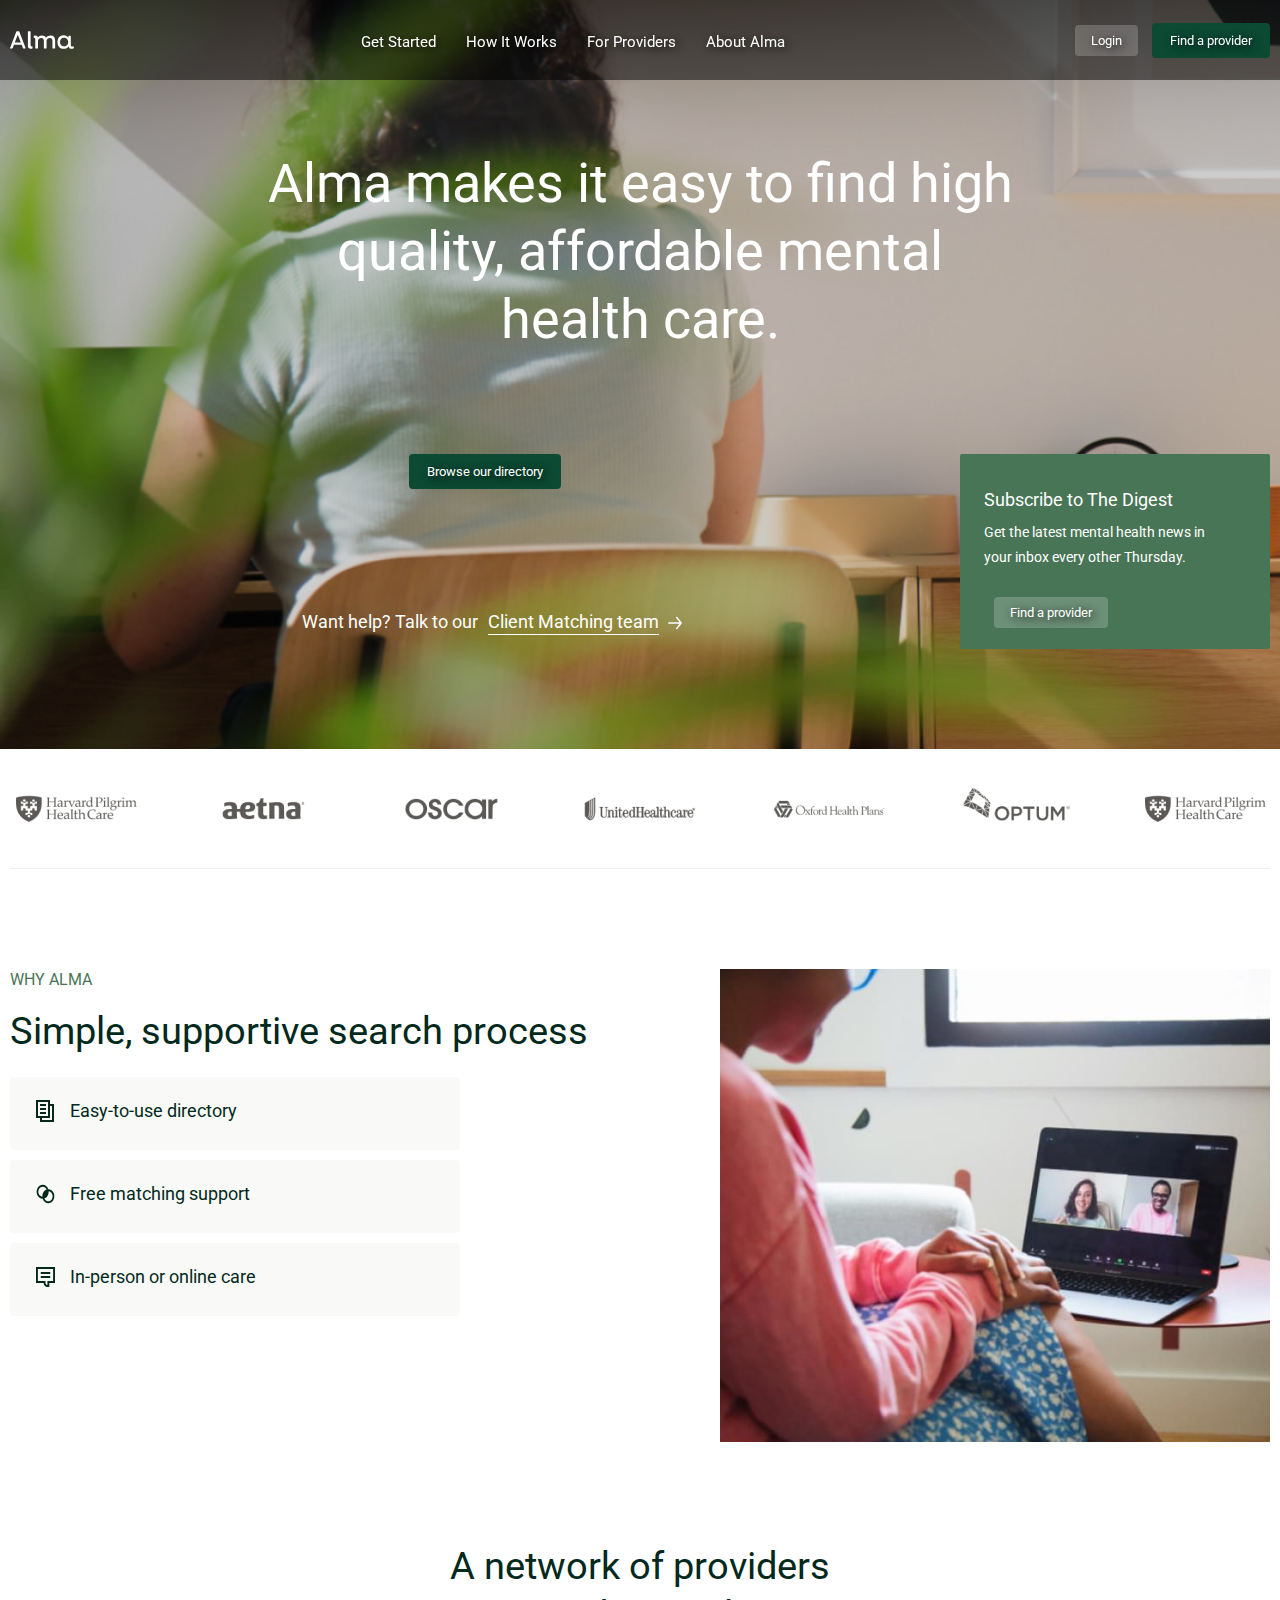
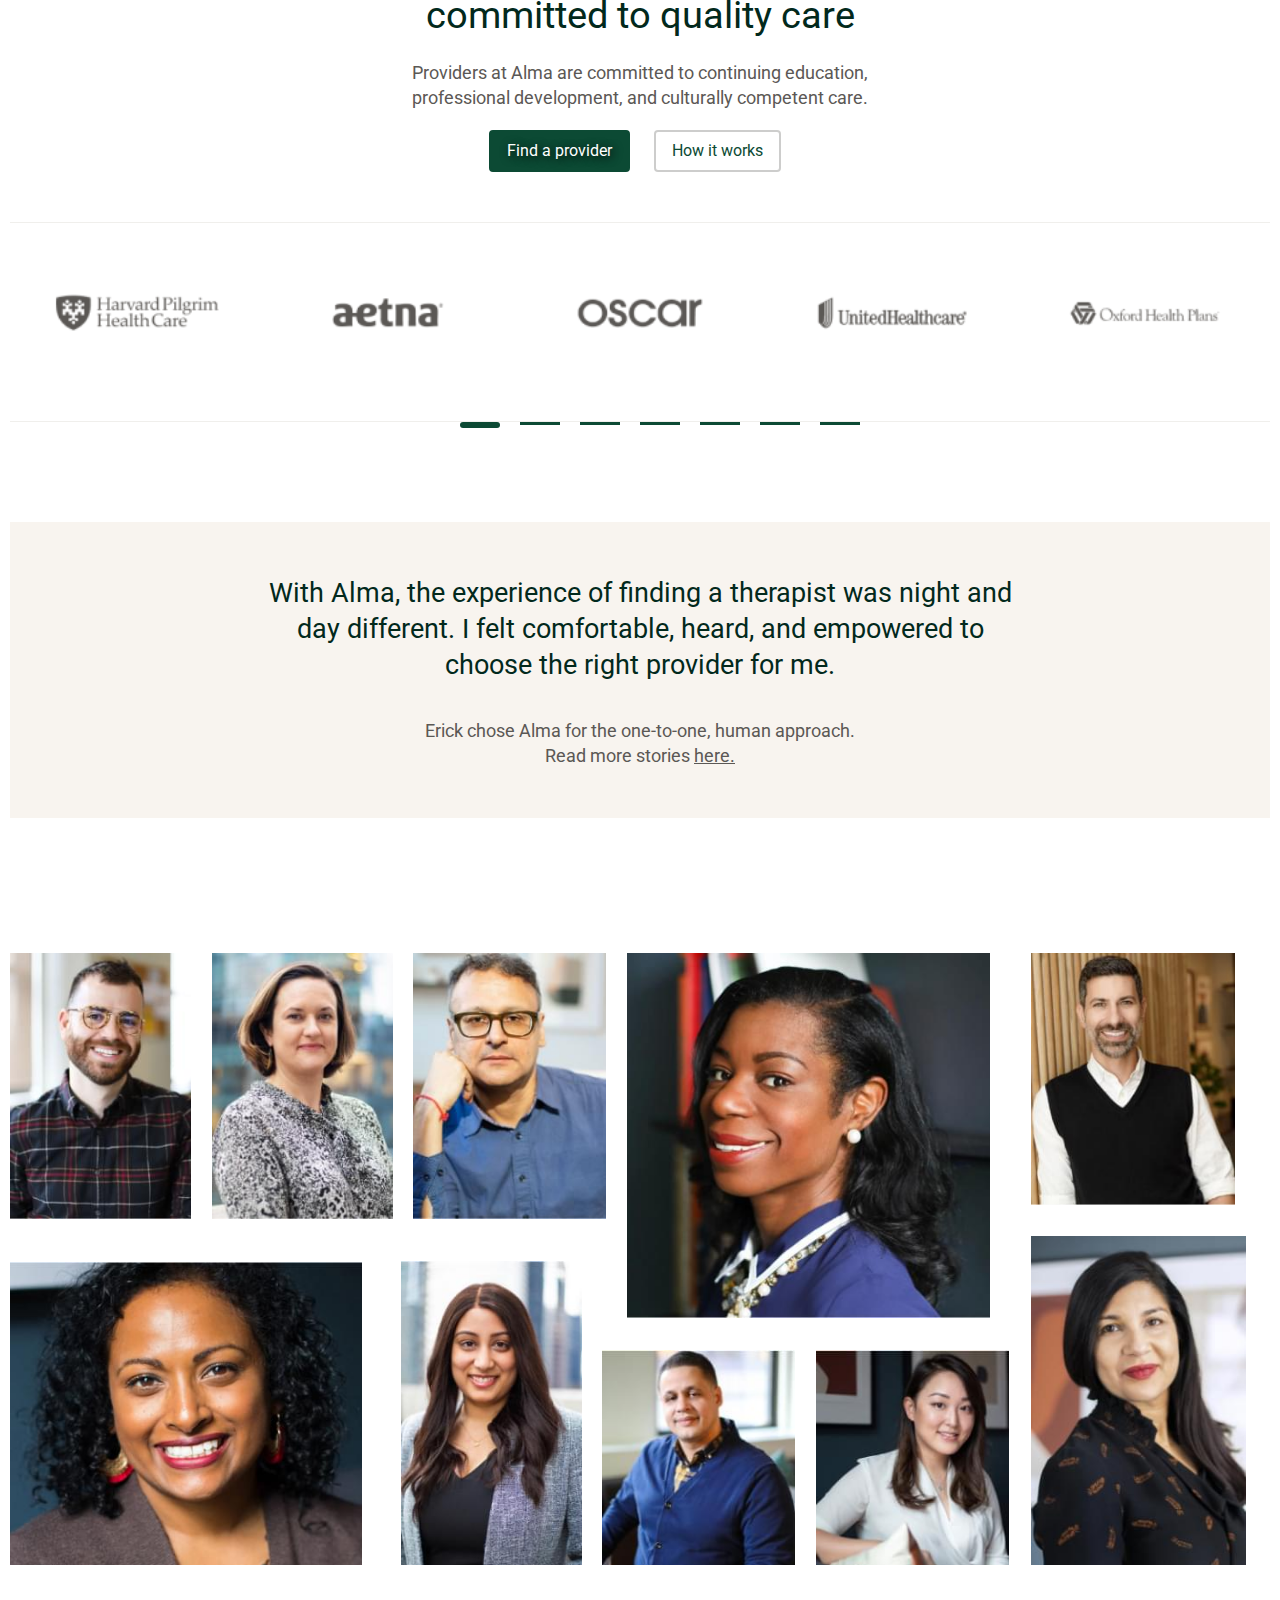
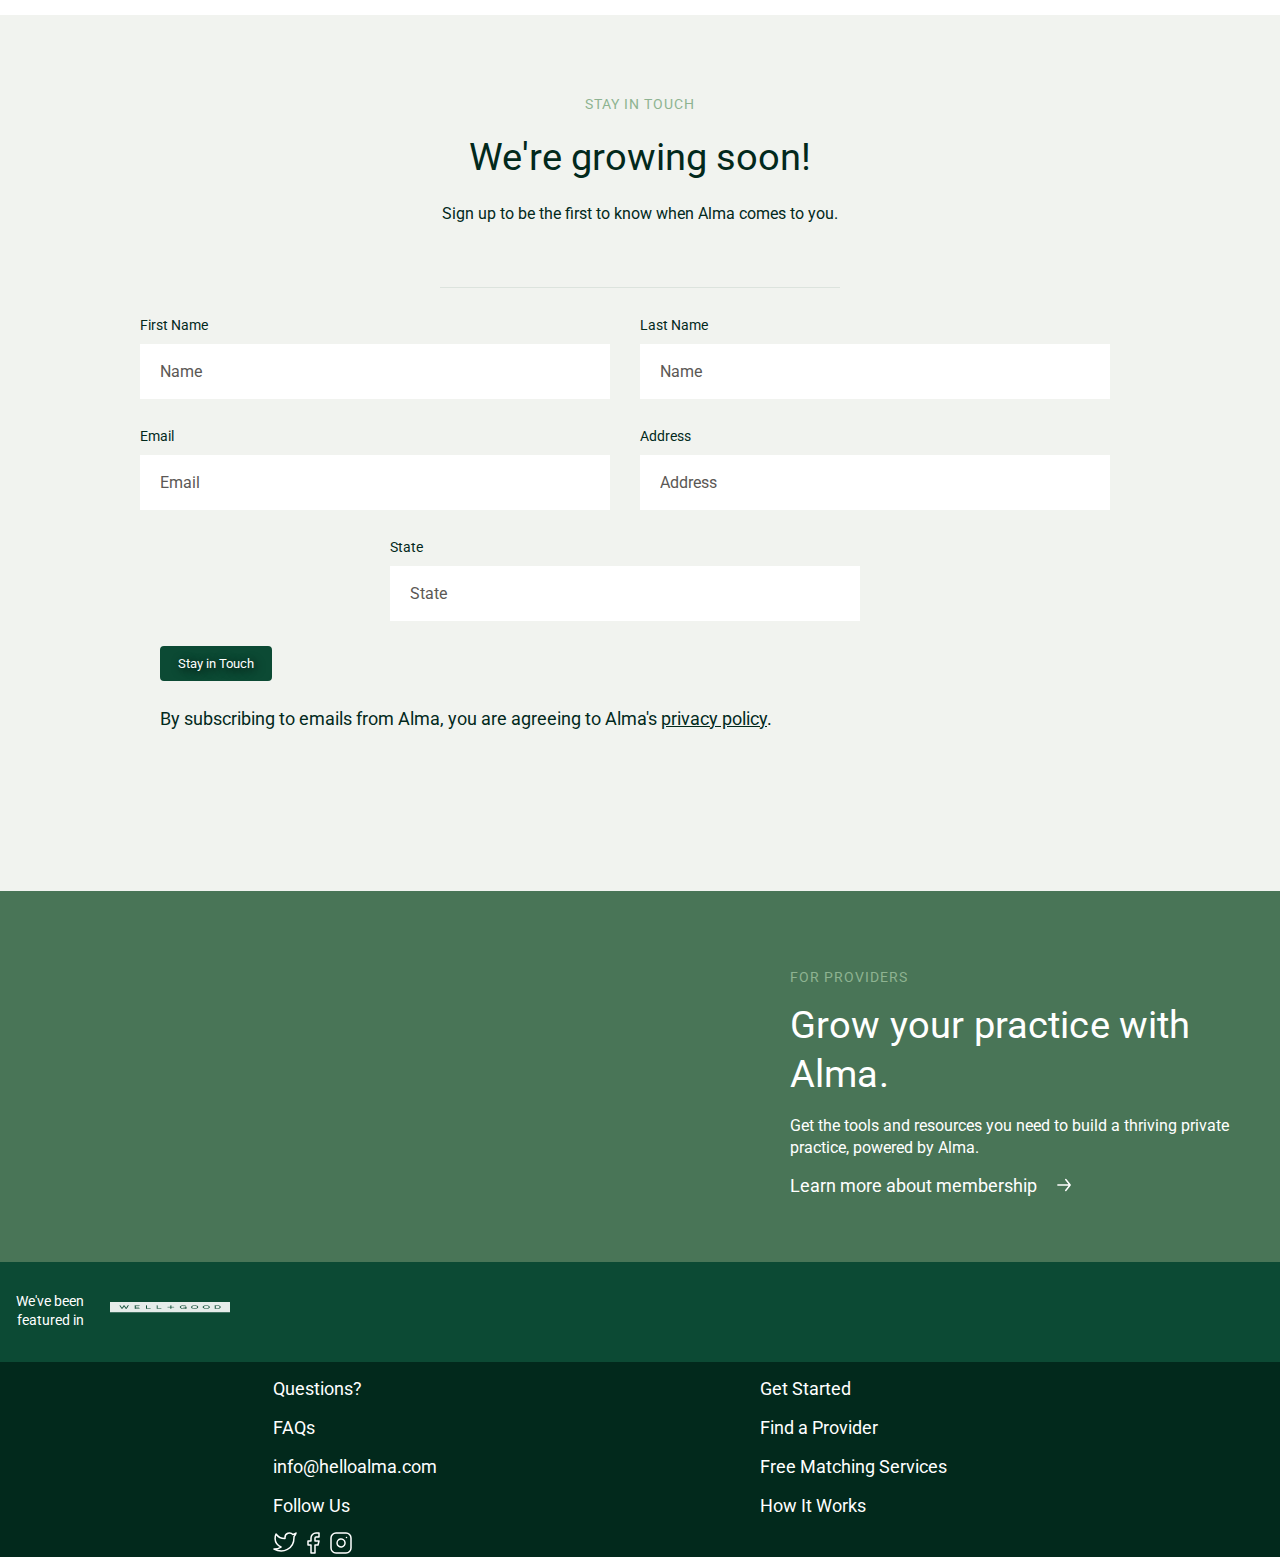
<file: index.html>
<!DOCTYPE html><html lang="en"><head><meta charset="UTF-8"><meta http-equiv="X-UA-Compatible" content="IE=edge"><meta name="viewport" content="width=device-width,initial-scale=1"><title>ALMA</title><link rel="preconnect" href="https://fonts.googleapis.com"><link rel="preconnect" href="https://fonts.gstatic.com" crossorigin><link href="https://fonts.googleapis.com/css2?family=Roboto&display=swap" rel="stylesheet"><link rel="stylesheet" href="css/main.min.css"></head><body><div class="wrapper"><header class="header"><div class="container"><div class="header__body"><a href="#" class="header__logo"><img src="img/logo.svg" alt="" class="header__logo-img"></a><div class="header__burger"><span></span></div><nav class="header__menu"><ul class="header__list"><li class="header__item"><a class="header__link" href="#get-started">Get Started</a></li><li class="header__item"><a class="header__link" href="#how-it-works">How It Works</a></li><li class="header__item"><a class="header__link" href="#for-providers">For Providers</a></li><li class="header__item"><a class="header__link" href="#about-alma">About Alma</a></li></ul></nav><div class="button"><button class="button__login"><a class="button__login-link" href="#">Login</a></button> <button class="button__active"><a class="button__active-link" href="#">Find a provider</a></button></div></div></div></header><main class="main"><section id="get-started" class="links"><div class="container"><h2 class="links__title">Alma makes it easy to find high quality, affordable mental health care.</h2><div class="links__box"><div class="links__box-link"><button class="button__active"><a class="button__active-link" href="#">Browse our directory</a></button><div class="links__box-links"><a href="" class="links__link">Want help? Talk to our</a> <a href="" class="links__link links__link-active">Client Matching team</a></div></div><div class="links__subscribe"><h4 class="links__subscribe-title">Subscribe to The Digest</h4><p class="links__subscribe-text">Get the latest mental health news in your inbox every other Thursday.</p><button class="button__active"><a class="button__active-link" href="#">Find a provider</a></button></div></div></div></section><div class="logo"><div class="header-logo"><div class="container"><div class="logo__inner"><img class="logo__img" src="img/partners-7.png" alt="logo-partners"> <img class="logo__img" src="img/partners-2.png" alt="logo-partners"> <img class="logo__img" src="img/partners-3.png" alt="logo-partners"> <img class="logo__img" src="img/partners-4.png" alt="logo-partners"> <img class="logo__img" src="img/partners-5.png" alt="logo-partners"> <img class="logo__img" src="img/partners-6.png" alt="logo-partners"> <img class="logo__img" src="img/partners-7.png" alt="logo-partners"></div></div></div></div><section id="how-it-works" class="search"><div class="container"><div class="search__box"><div class="search__info"><h5 class="search__info-subtitle">Why Alma</h5><h2 class="search__info-title">Simple, supportive search process</h2><a class="search__info-text search__info-text--first" href="#">Easy-to-use directory</a> <a class="search__info-text search__info-text--second" href="#">Free matching support</a> <a class="search__info-text search__info-text--third" href="#">In-person or online care</a></div><img class="search__info-img" src="img/search-img.jpg" alt=""></div><h2 id="for-providers" class="search__title">A network of providers committed to quality care</h2><p class="search__text">Providers at Alma are committed to continuing education, professional development, and culturally competent care.</p><div class="button"><button class="button__active"><a class="button__active-link" href="#">Find a provider</a></button> <button class="button__login"><a class="button__login-link" href="#">How it works</a></button></div></div></section><div class="logo"><div class="container"><div class="logo__inner logo__slider"><img class="logo__img" src="img/partners-7.png" alt="logo-partners"> <img class="logo__img" src="img/partners-2.png" alt="logo-partners"> <img class="logo__img" src="img/partners-3.png" alt="logo-partners"> <img class="logo__img" src="img/partners-4.png" alt="logo-partners"> <img class="logo__img" src="img/partners-5.png" alt="logo-partners"> <img class="logo__img" src="img/partners-6.png" alt="logo-partners"> <img class="logo__img" src="img/partners-7.png" alt="logo-partners"></div></div></div><section class="reviews"><div class="container"><div class="reviews__inner"><h2 class="reviews__title">With Alma, the experience of finding a therapist was night and day different. I felt comfortable, heard, and empowered to choose the right provider for me.</h2><p class="reviews__text">Erick chose Alma for the one-to-one, human approach. Read more stories <a class="reviews__link" href="">here.</a></p></div></div></section><div class="slider"><div class="container"><div class="slider__box"><img class="slider__img" src="img/slider1.jpg" alt="photo-partner"> <img class="slider__img" src="img/slider2.jpg" alt="photo-partner"> <img class="slider__img" src="img/slider3.jpg" alt="photo-partner"> <img class="slider__img" src="img/slider4.jpg" alt="photo-partner"> <img class="slider__img" src="img/slider5.jpg" alt="photo-partner"></div><div class="slider__box2"><img class="slider__img" src="img/slider6.jpg" alt="photo-partner"> <img class="slider__img" src="img/slider7.jpg" alt="photo-partner"> <img class="slider__img" src="img/slider8.jpg" alt="photo-partner"> <img class="slider__img" src="img/slider9.jpg" alt="photo-partner"> <img class="slider__img" src="img/slider10.jpg" alt="photo-partner"></div></div></div><section id="about-alma" class="touch"><div class="container"><h5 class="touch__subtitle">Stay In Touch</h5><h2 class="touch__title">We're growing soon!</h2><p class="touch__text">Sign up to be the first to know when Alma comes to you.</p><div class="touch__inner"><div class="touch__form-box"><p class="touch__form-text">First Name</p><input class="touch__form-input" type="text" placeholder="Name"></div><div class="touch__form-box"><p class="touch__form-text">Last Name</p><input class="touch__form-input" type="text" placeholder="Name"></div><div class="touch__form-box"><p class="touch__form-text">Email</p><input class="touch__form-input" type="mail" placeholder="Email"></div><div class="touch__form-box"><p class="touch__form-text">Address</p><input class="touch__form-input" type="text" placeholder="Address"></div><div class="touch__form-box"><p class="touch__form-text">State</p><input class="touch__form-input" type="text" placeholder="State"></div></div><button class="button__active"><a class="button__active-link" href="#">Stay in Touch</a></button><p class="touch__main-text">By subscribing to emails from Alma, you are agreeing to Alma's <a class="touch__main-link">privacy policy</a>.</p></div></section><section class="practice"><div class="container"><div class="practice__box"><div class="practice__inner"><h5 class="practice__subtitle">For Providers</h5><h2 class="practice__title">Grow your practice with Alma.</h2><p class="practice__text">Get the tools and resources you need to build a thriving private practice, powered by Alma.</p><a class="practice__link" href="#">Learn more about membership</a></div></div></div></section><div class="wellgood"><div class="container"><h6 class="wellgood__title">We've been featured in</h6><img class="wellgood__img" src="img/wellgood.png"></div></div></main><footer class="footer"><div class="container"><div class="footer__inner"><div class="footer__social"><ul class="footer__social-list"><li class="footer__social-items"><a class="footer__social-link" href="#">Questions?</a></li><li class="footer__social-items"><a class="footer__social-link" href="#">FAQs</a></li><li class="footer__social-items"><a class="footer__social-link" href="mailto:info@helloalma.com">info@helloalma.com</a></li><li class="footer__social-items"><a class="footer__social-link" href="#">Follow Us</a></li></ul><a class="footer__social-mlink" href="#"><img class="footer__social-img" src="img/social-1.svg" alt="social logo"> </a><a class="footer__social-mlink" href="#"><img class="footer__social-img" src="img/social-2.svg" alt="social logo"> </a><a class="footer__social-mlink" href="#"><img class="footer__social-img" src="img/social-3.svg" alt="social logo"></a></div><div class="footer__social"><ul class="footer__social-list"><li class="footer__social-items"><a class="footer__social-link" href="#">Get Started</a></li><li class="footer__social-items"><a class="footer__social-link" href="#">Find a Provider</a></li><li class="footer__social-items"><a class="footer__social-link" href="mailto:info@helloalma.com">Free Matching Services</a></li><li class="footer__social-items"><a class="footer__social-link" href="#">How It Works</a></li></ul></div></div></div></footer></div><script src="js/main.js"></script></body></html>
</file>
<file: css/main.min.css>
*{padding:0;margin:0;border:0}*,::after,:before{-webkit-box-sizing:border-box;box-sizing:border-box}:active,:focus,a:active,a:focus{outline:0}aside,footer,header,nav{display:block}body,html{width:100%;line-height:1;-ms-text-size-adjust:100%;-moz-text-size-adjust:100%;-webkit-text-size-adjust:100%;font:400 18px/25px "Roboto",sans-serif;height:100%;color:#02291c}button,input,textarea{font-family:inherit}input::-ms-clear{display:none}button{cursor:pointer}button::-moz-focus-inner{padding:0;border:0}a,a:hover,a:visited{text-decoration:none}ul li{list-style:none}img{vertical-align:top}h1,h2,h3,h4,h5,h6{font-size:inherit;font-weight:400}a{color:inherit}.wrapper{min-height:100%;display:-webkit-box;display:-ms-flexbox;display:flex;-webkit-box-orient:vertical;-webkit-box-direction:normal;-ms-flex-direction:column;flex-direction:column}.main{-webkit-box-flex:1;-ms-flex:1 1 auto;flex:1 1 auto}.container{max-width:1320px;margin:0 auto;padding:0 10px}.header,.header::before{position:fixed;width:100%;top:0;left:0;z-index:50}.header::before{background:#000;content:"";position:absolute;height:100%;opacity:.5;z-index:3}.header__body{position:relative;display:-webkit-box;display:-ms-flexbox;display:flex;-webkit-box-pack:justify;-ms-flex-pack:justify;justify-content:space-between;-webkit-box-align:center;-ms-flex-align:center;align-items:center;height:80px}.header__logo{-webkit-box-flex:0;-ms-flex:0 0 100px;flex:0 0 100px;z-index:4}.header__logo-img{display:block;max-width:100%}.header__burger,.slick-slide.slick-loading img{display:none}.header__list,.header__menu{display:-webkit-box;display:-ms-flexbox;display:flex}.header__list{position:relative;z-index:3;-webkit-box-align:center;-ms-flex-align:center;align-items:center}.header__list li{margin-right:30px}.header__link{color:#fff;font-size:15px;line-height:21px;text-shadow:2px 2px 10px #000}.button{position:relative;z-index:3;margin-left:10px}.button__active,.button__login{text-shadow:2px 2px 10px #000;border-radius:4px;padding:8px 16px;color:#fff}.button__login{background:rgba(255,255,255,.2);margin-right:10px}.button__active{background:#0c4a34;border:2px solid #0c4a34}.search{margin-bottom:50px}.search__box{margin-top:100px;display:-webkit-box;display:-ms-flexbox;display:flex;-webkit-box-pack:justify;-ms-flex-pack:justify;justify-content:space-between}.search__info-subtitle{font-size:16px;line-height:22px;color:#497557;text-transform:uppercase;margin-bottom:15px}.search__info-title{font-size:38px;line-height:51px;margin-bottom:20px}.search__info-text{display:block;max-width:450px;margin-bottom:10px;padding:21px 0 27px 60px;background:#f9f9f7;border-radius:4px;position:relative}.search__info-text--first::before{background:url(../img/icon-search1.svg) no-repeat center}.search__info-text--first::before,.search__info-text--second::before,.search__info-text--third::before{position:absolute;content:"";width:100%;height:100%;left:-190px;top:-3px}.search__info-text--second::before{background:url(../img/icon-search2.svg) no-repeat center}.search__info-text--third::before{background:url(../img/icon-search3.svg) no-repeat center}.search__info-img{display:block;max-width:550px}.search__text,.search__title{text-align:center;max-width:490px}.search__title{margin:0 auto;padding:100px 0 20px;font-size:38px;line-height:49px}.search__text{margin:0 auto 20px;color:#5b5855}.search .button{margin:0 auto;text-align:center}.search .button__active{margin-right:20px;font-size:16px;line-height:22px}.search .button__login{border:2px solid rgba(91,88,85,.3);border-radius:4px;color:#0c4a34;text-shadow:none;font-size:16px;line-height:22px}.links{background:url(../img/header-bg.png) 0 0/cover;padding-top:150px}.links__title{margin:0 auto 100px;text-align:center;max-width:750px;font-size:54px;line-height:68px;color:#fff}.links__box{display:-webkit-box;display:-ms-flexbox;display:flex;-webkit-box-pack:end;-ms-flex-pack:end;justify-content:flex-end;padding-bottom:100px}.links__box-link{text-align:center;margin:0 auto}.links__box-link button{margin-bottom:120px;color:#fff}.links__box-links{display:-webkit-box;display:-ms-flexbox;display:flex;text-align:center}.links__link{margin-right:10px;color:#fff;display:inline-block}.links__subscribe{background:#497557;max-width:310px;border-radius:2px}.links__subscribe button{margin:0 100px 21px 34px;background:rgba(255,255,255,.2);border-radius:4px;border:0}.links__link-active{border-bottom:1px solid #fff;position:relative}.links__link-active::after{background:url(../img/right-arrow.svg) no-repeat;content:"";position:absolute;right:-180px;width:100%;height:100%;top:7px}.links__subscribe-title{color:#fff;padding:33px 0 8px 24px}.links__subscribe-text{font-size:14px;color:#fff;padding:0 36px 27px 24px}.logo__inner,.logo__slider img{-webkit-box-align:center;-ms-flex-align:center;align-items:center}.logo__inner{height:120px;display:-webkit-box;display:-ms-flexbox;display:flex;-webkit-box-pack:justify;-ms-flex-pack:justify;justify-content:space-between;border-bottom:1px solid #f0efec}.logo__slider{padding-top:50px;border-top:1px solid #f0efec;height:200px}.logo__slider img{display:inline-block;text-align:center;max-width:70%}.slick-slider{text-align:center}.logo__slider img,.slick-dots{-webkit-box-pack:center;-ms-flex-pack:center;justify-content:center}.slick-dots{display:-webkit-box;display:-ms-flexbox;display:flex;padding-top:50px}.slick-dots button{font-size:0;margin:0 20px;cursor:pointer;position:relative}.slick-dots button::after{background:#0c4a34;content:"";position:absolute;height:3px;width:40px}.slick-dots li{margin:0 10px}.slick-dots li.slick-active button::after{height:6px;border-radius:5px}.slider{padding-top:70px;margin-bottom:50px}.slider__box,.slider__box2{display:grid;grid-template-columns:16% 16% 17% 32% 18%;grid-template-rows:auto 1fr;gap:0}.slider__box2{grid-template-columns:31% 16% 17% 17% 19%;-webkit-box-align:end;-ms-flex-align:end;align-items:end;margin-top:-82px}.slider__img{display:block;width:90%}.reviews{margin-bottom:65px}.reviews__inner{background:#f8f4ef}.reviews__title{max-width:751px;font-size:27px;line-height:36px;margin:100px auto 35px;padding-top:53px;text-align:center}.reviews__text{max-width:470px;text-align:center;margin:0 auto;font-size:18px;line-height:25px;color:#5b5855;padding-bottom:50px}.reviews__link{text-decoration:underline}.touch{background:#f1f3ef}.touch__subtitle{padding-top:80px;text-align:center;font-size:14px;line-height:19px;letter-spacing:.98px;text-transform:uppercase;color:#8eb391;margin-bottom:18px}.touch__title{font-size:38px;line-height:51px;text-align:center;margin-bottom:20px}.touch__text{max-width:400px;margin:0 auto;text-align:center;font-size:16px;line-height:22px;padding-bottom:62px;border-bottom:1px solid #dce3dd}.touch__inner{display:-webkit-box;display:-ms-flexbox;display:flex;-webkit-box-pack:center;-ms-flex-pack:center;justify-content:center;-ms-flex-wrap:wrap;flex-wrap:wrap}.touch__form-box{width:470px;margin-right:30px}.touch__form-text{margin-top:25px;font-size:14px;line-height:24px;margin-bottom:7px}.touch__form-input{width:470px;height:55px;padding:0 20px;font-size:16px;line-height:22px}.touch__form-input::-webkit-input-placeholder{font:400 16px/22px "Roboto",sans-serif;color:#5b5855}.touch__form-input::-moz-placeholder{font:400 16px/22px "Roboto",sans-serif;color:#5b5855}.touch__form-input:-ms-input-placeholder{font:400 16px/22px "Roboto",sans-serif;color:#5b5855}.touch__form-input::-ms-input-placeholder{font:400 16px/22px "Roboto",sans-serif;color:#5b5855}.touch__form-input::placeholder{font:400 16px/22px "Roboto",sans-serif;color:#5b5855}.touch__main-text{margin-left:150px;padding-bottom:160px}.touch__main-link{text-decoration:underline;cursor:pointer}.touch .button__active{margin:25px 0 25px 150px;display:block}.practice{background:#497557}.practice__inner{padding-bottom:64px;text-align:start}.practice__box{display:-webkit-box;display:-ms-flexbox;display:flex;-webkit-box-pack:end;-ms-flex-pack:end;justify-content:flex-end}.practice__subtitle{padding:77px 0 14px;font-size:14px;line-height:19px;letter-spacing:1px;text-transform:uppercase;color:#8eb391}.practice__title{margin-bottom:16px;max-width:425px;font-size:38px;line-height:49px;letter-spacing:.152px;color:#fff}.practice__text{font-size:16px;line-height:22px;max-width:480px;margin-bottom:14px;color:#fff}.practice__link{color:#fff;padding-right:40px;position:relative}.practice__link::after{background:url(../img/right-arrow.svg) no-repeat;content:"";position:absolute;width:50px;height:50px;right:-30px;top:3px}.wellgood{background:#0c4a34;height:100px}.wellgood__img,.wellgood__title{display:inline-block;-webkit-box-align:center;-ms-flex-align:center;align-items:center;text-align:center}.wellgood__title{font-size:14px;line-height:19px;color:#fff;max-width:80px;padding-top:30px;margin-right:20px}.wellgood__img{padding-top:40px}.footer{background:#02291c}.footer__social{margin-right:50px}.footer__inner{display:-webkit-box;display:-ms-flexbox;display:flex;-webkit-box-pack:space-evenly;-ms-flex-pack:space-evenly;justify-content:space-evenly}.footer__social-items{margin:14px 0}.footer__social-link{margin-right:10px;color:#fff}.footer__social-mlink{display:inline-block;margin-right:10px}.slick-list,.slick-slider{position:relative;display:block}.slick-slider{-webkit-box-sizing:border-box;box-sizing:border-box;-webkit-touch-callout:none;-webkit-user-select:none;-moz-user-select:none;-ms-user-select:none;user-select:none;-ms-touch-action:pan-y;touch-action:pan-y;-webkit-tap-highlight-color:transparent}.slick-list{overflow:hidden;margin:0;padding:0}.slick-list:focus{outline:0}.slick-list.dragging{cursor:pointer;cursor:hand}.slick-slider .slick-list,.slick-slider .slick-track{-webkit-transform:translate3d(0,0,0);-ms-transform:translate3d(0,0,0);transform:translate3d(0,0,0)}.slick-track{position:relative;left:0;top:0;display:block;margin-left:auto;margin-right:auto}.slick-track:after,.slick-track:before{content:"";display:table}.slick-track:after{clear:both}.slick-loading .slick-track{visibility:hidden}.slick-slide{float:left;height:100%;min-height:1px;display:none}[dir=rtl] .slick-slide{float:right}.slick-initialized .slick-slide,.slick-slide img{display:block}.slick-slide.dragging img{pointer-events:none}.slick-loading .slick-slide{visibility:hidden}.slick-vertical .slick-slide{display:block;height:auto;border:1px solid transparent}.slick-arrow.slick-hidden{display:none}@media (max-width:1050px){.links__box-links,.logo__inner,.search__box{-ms-flex-wrap:wrap;flex-wrap:wrap;-webkit-box-pack:center;-ms-flex-pack:center;justify-content:center}.search__info-img{-webkit-box-ordinal-group:0;-ms-flex-order:-1;order:-1;margin-bottom:45px}.search__title{padding-top:55px}}@media (max-width:1000px){.slider__box2{margin-top:-75px}}@media (max-width:850px){.touch .button__active,.touch__main-text{margin-left:0}.header__list li{margin-right:20px}.links__link-active{margin-right:15px}.slider__box2{display:none}.slick-track{display:-webkit-box;display:-ms-flexbox;display:flex;-webkit-box-align:center;-ms-flex-align:center;align-items:center}.slider__img{display:block;padding-right:10px;text-align:center;opacity:.5;-webkit-transition:all .3s ease 0;-o-transition:all .3s ease 0;transition:all .3s ease 0}.slick-center .slider__img{opacity:1}.slick-arrow{font-size:0}}@media (max-width:780px){body.lock{overflow:hidden}.button{z-index:3}.header__burger{display:block;position:relative;width:30px;z-index:4;height:20px;-webkit-box-ordinal-group:2;-ms-flex-order:1;order:1}.header__burger span,.header__burger::after,.header__burger::before,.header__menu{position:absolute;background-color:#fff;left:0;width:30px;height:2px;-webkit-transition:all .3s ease 0s;-o-transition:all .3s ease 0s;transition:all .3s ease 0s}.header__burger::after,.header__burger::before{content:""}.header__burger::before,.header__menu.active{top:0}.header__burger::after{bottom:0}.header__burger span,.header__menu{top:9px}.header__menu{-webkit-box-align:baseline;-ms-flex-align:baseline;align-items:baseline;position:fixed;top:-100%;height:100%;width:100%;overflow:auto;background-color:gray;opacity:.9;padding-top:100px}.header__body{height:60px}.header__list{display:block;text-align:center;margin:0 auto}.header__item{padding:30px 0;font-weight:500}.header__link{font-size:28px}.header__burger.active::before{-webkit-transform:rotate(45deg);-ms-transform:rotate(45deg);transform:rotate(45deg);top:9px}.header__burger.active::after{-webkit-transform:rotate(-45deg);-ms-transform:rotate(-45deg);transform:rotate(-45deg);bottom:9px}.header__burger.active span{-webkit-transform:scale(0);-ms-transform:scale(0);transform:scale(0)}}@media (max-width:650px){.header-logo{display:none}.links__link-active::after{right:-60px;width:55px;height:50px;top:7px}.links__box-links{-webkit-box-orient:vertical;-webkit-box-direction:normal;-ms-flex-direction:column;flex-direction:column}.search__info-img{max-width:100%}.slick-dots button::after{width:25px}.slick-dots li{margin:0 -5px}.touch__form-input{width:100%}.links{background-position:right}.links__title{font-size:40px}.links__box{-ms-flex-wrap:wrap;flex-wrap:wrap;-webkit-box-pack:center;-ms-flex-pack:center;justify-content:center}.links__box-link button{margin-bottom:40px}.links__box-links{margin-bottom:50px}}@media (max-width:500px){.practice__link{font-size:15px}.search__info-text--first::before,.search__info-text--second::before,.search__info-text--third::before{position:absolute;content:"";width:100px;height:100px;left:-10px;top:-17px}.logo__slider img{max-width:35%}}@media (max-width:450px){.button{display:none}.footer__inner{-ms-flex-wrap:wrap;flex-wrap:wrap;-webkit-box-pack:justify;-ms-flex-pack:justify;justify-content:space-between}}
</file>
